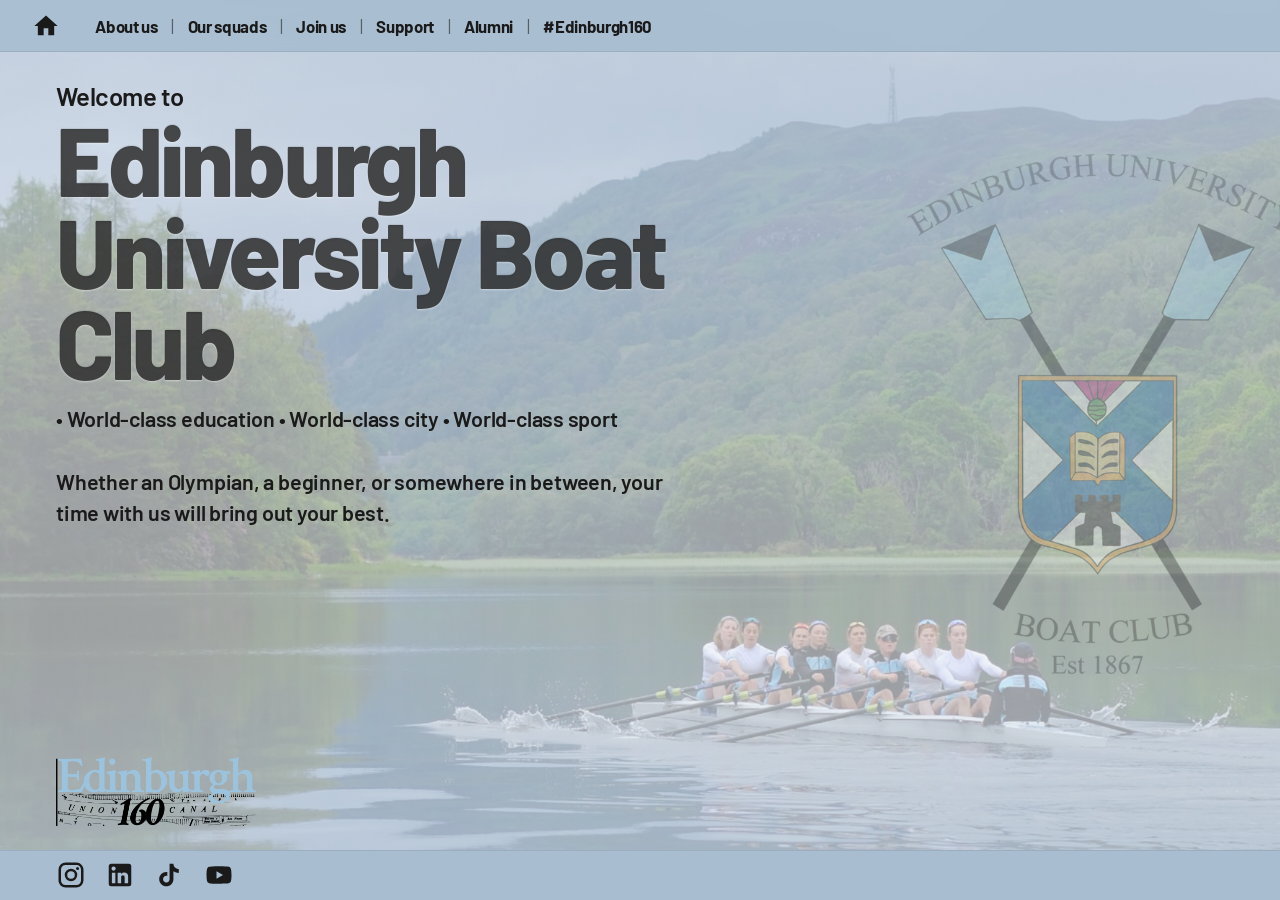
<file: index.html>
<!DOCTYPE html>
<html lang="en">
<head>
<meta charset="UTF-8">
<meta name="viewport" content="width=device-width, initial-scale=1.0">
<title>Edinburgh University Boat Club</title>
<link rel="preconnect" href="https://fonts.googleapis.com">
<link rel="preconnect" href="https://fonts.gstatic.com" crossorigin>
<link href="https://fonts.googleapis.com/css2?family=Barlow:wght@400;600;700;800;900&family=Barlow+Condensed:wght@400;600;700;800;900&display=swap" rel="stylesheet">
<link rel="stylesheet" href="styles.css">
</head>
<body>

<!-- ════ NAVIGATION ════ -->
<nav class="navbar">
  <a href="index.html" class="nav-home" title="Home">
    <svg viewBox="0 0 24 24"><path d="M10 20v-6h4v6h5v-8h3L12 3 2 12h3v8z"/></svg>
  </a>
  <ul class="nav-links" id="navLinks">
    <li><a href="#about">About us</a></li>
    <li><a href="#squads">Our squads</a></li>
    <li><a href="#join">Join us</a></li>
    <li><a href="#support">Support</a></li>
    <li><a href="#alumni">Alumni</a></li>
    <li><a href="edinburgh160.html">#Edinburgh160</a></li>
  </ul>
  <button class="mobile-toggle" id="mobileToggle" aria-label="Toggle menu">
    <svg viewBox="0 0 24 24"><path d="M3 18h18v-2H3v2zm0-5h18v-2H3v2zm0-7v2h18V6H3z"/></svg>
  </button>
</nav>

<!-- ════ HERO SECTION ════ -->
<section class="hero">

  <!-- Background -->
  <div class="hero-bg">
    <img class="hero-bg-image" src="hero-loch.png" alt="Rowing crew on the loch">
  </div>

  <div class="hero-overlay"></div>

  <div class="hero-content">
    <p class="hero-welcome">Welcome to</p>
    <h1 class="hero-title">Edinburgh University Boat Club</h1>
    <p class="hero-tagline">
      • World-class education • World-class city • World-class sport
      <br>
      <br>
      Whether an Olympian, a beginner, or somewhere in between, your time with us will bring out your best.
    </p>
  </div>

  <!-- Bottom badges -->
  <div class="hero-badges">

    <!-- Edinburgh 160 badge — replace inner with your logo image -->
    <div class="badge-edinburgh160">
      <a href="edinburgh160.html"><img src="edinburgh160-logo.png" alt="Edinburgh 160 — Union Canal 1867–2027"></a>
    </div>

  </div>

  <!-- Social bar -->
  <div class="social-bar">
    <a href="https://instagram.com" target="_blank" rel="noopener" aria-label="Instagram">
      <svg viewBox="0 0 24 24"><path d="M7.8 2h8.4C19.4 2 22 4.6 22 7.8v8.4a5.8 5.8 0 0 1-5.8 5.8H7.8C4.6 22 2 19.4 2 16.2V7.8A5.8 5.8 0 0 1 7.8 2m-.2 2A3.6 3.6 0 0 0 4 7.6v8.8C4 18.39 5.61 20 7.6 20h8.8a3.6 3.6 0 0 0 3.6-3.6V7.6C20 5.61 18.39 4 16.4 4H7.6m9.65 1.5a1.25 1.25 0 0 1 1.25 1.25A1.25 1.25 0 0 1 17.25 8 1.25 1.25 0 0 1 16 6.75a1.25 1.25 0 0 1 1.25-1.25M12 7a5 5 0 0 1 5 5 5 5 0 0 1-5 5 5 5 0 0 1-5-5 5 5 0 0 1 5-5m0 2a3 3 0 0 0-3 3 3 3 0 0 0 3 3 3 3 0 0 0 3-3 3 3 0 0 0-3-3z"/></svg>
    </a>
    <a href="https://linkedin.com" target="_blank" rel="noopener" aria-label="LinkedIn">
      <svg viewBox="0 0 24 24"><path d="M19 3a2 2 0 0 1 2 2v14a2 2 0 0 1-2 2H5a2 2 0 0 1-2-2V5a2 2 0 0 1 2-2h14m-.5 15.5v-5.3a3.26 3.26 0 0 0-3.26-3.26c-.85 0-1.84.52-2.32 1.3v-1.11h-2.79v8.37h2.79v-4.93c0-.77.62-1.4 1.39-1.4a1.4 1.4 0 0 1 1.4 1.4v4.93h2.79M6.88 8.56a1.68 1.68 0 0 0 1.68-1.68c0-.93-.75-1.69-1.68-1.69a1.69 1.69 0 0 0-1.69 1.69c0 .93.76 1.68 1.69 1.68m1.39 9.94v-8.37H5.5v8.37h2.77z"/></svg>
    </a>
    <a href="https://tiktok.com" target="_blank" rel="noopener" aria-label="TikTok">
      <svg viewBox="0 0 24 24"><path d="M16.6 5.82s.51.5 0 0A4.278 4.278 0 0 1 15.54 3h-3.09v12.4a2.592 2.592 0 0 1-2.59 2.5c-1.42 0-2.6-1.16-2.6-2.6 0-1.72 1.66-3.01 3.37-2.48V9.66c-3.45-.46-6.47 2.22-6.47 5.64 0 3.33 2.76 5.7 5.69 5.7 3.14 0 5.69-2.55 5.69-5.7V9.01a7.35 7.35 0 0 0 4.3 1.38V7.3s-1.88.09-3.24-1.48z"/></svg>
    </a>
    <a href="https://youtube.com" target="_blank" rel="noopener" aria-label="YouTube">
      <svg viewBox="0 0 24 24"><path d="M10 15l5.19-3L10 9v6m11.56-7.83c.13.47.22 1.1.28 1.9.07.8.1 1.49.1 2.09L22 12c0 2.19-.16 3.8-.44 4.83-.25.9-.83 1.48-1.73 1.73-.47.13-1.33.22-2.65.28-1.3.07-2.49.1-3.59.1L12 19c-4.19 0-6.8-.16-7.83-.44-.9-.25-1.48-.83-1.73-1.73-.13-.47-.22-1.1-.28-1.9-.07-.8-.1-1.49-.1-2.09L2 12c0-2.19.16-3.8.44-4.83.25-.9.83-1.48 1.73-1.73.47-.13 1.33-.22 2.65-.28 1.3-.07 2.49-.1 3.59-.1L12 5c4.19 0 6.8.16 7.83.44.9.25 1.48.83 1.73 1.73z"/></svg>
    </a>
  </div>

</section>

<script>
  // Mobile menu toggle
  document.getElementById('mobileToggle').addEventListener('click', () => {
    document.getElementById('navLinks').classList.toggle('open');
  });

  // Close mobile menu on link click
  document.querySelectorAll('.nav-links a').forEach(link => {
    link.addEventListener('click', () => {
      document.getElementById('navLinks').classList.remove('open');
    });
  });
</script>

</body>
</html>
</file>
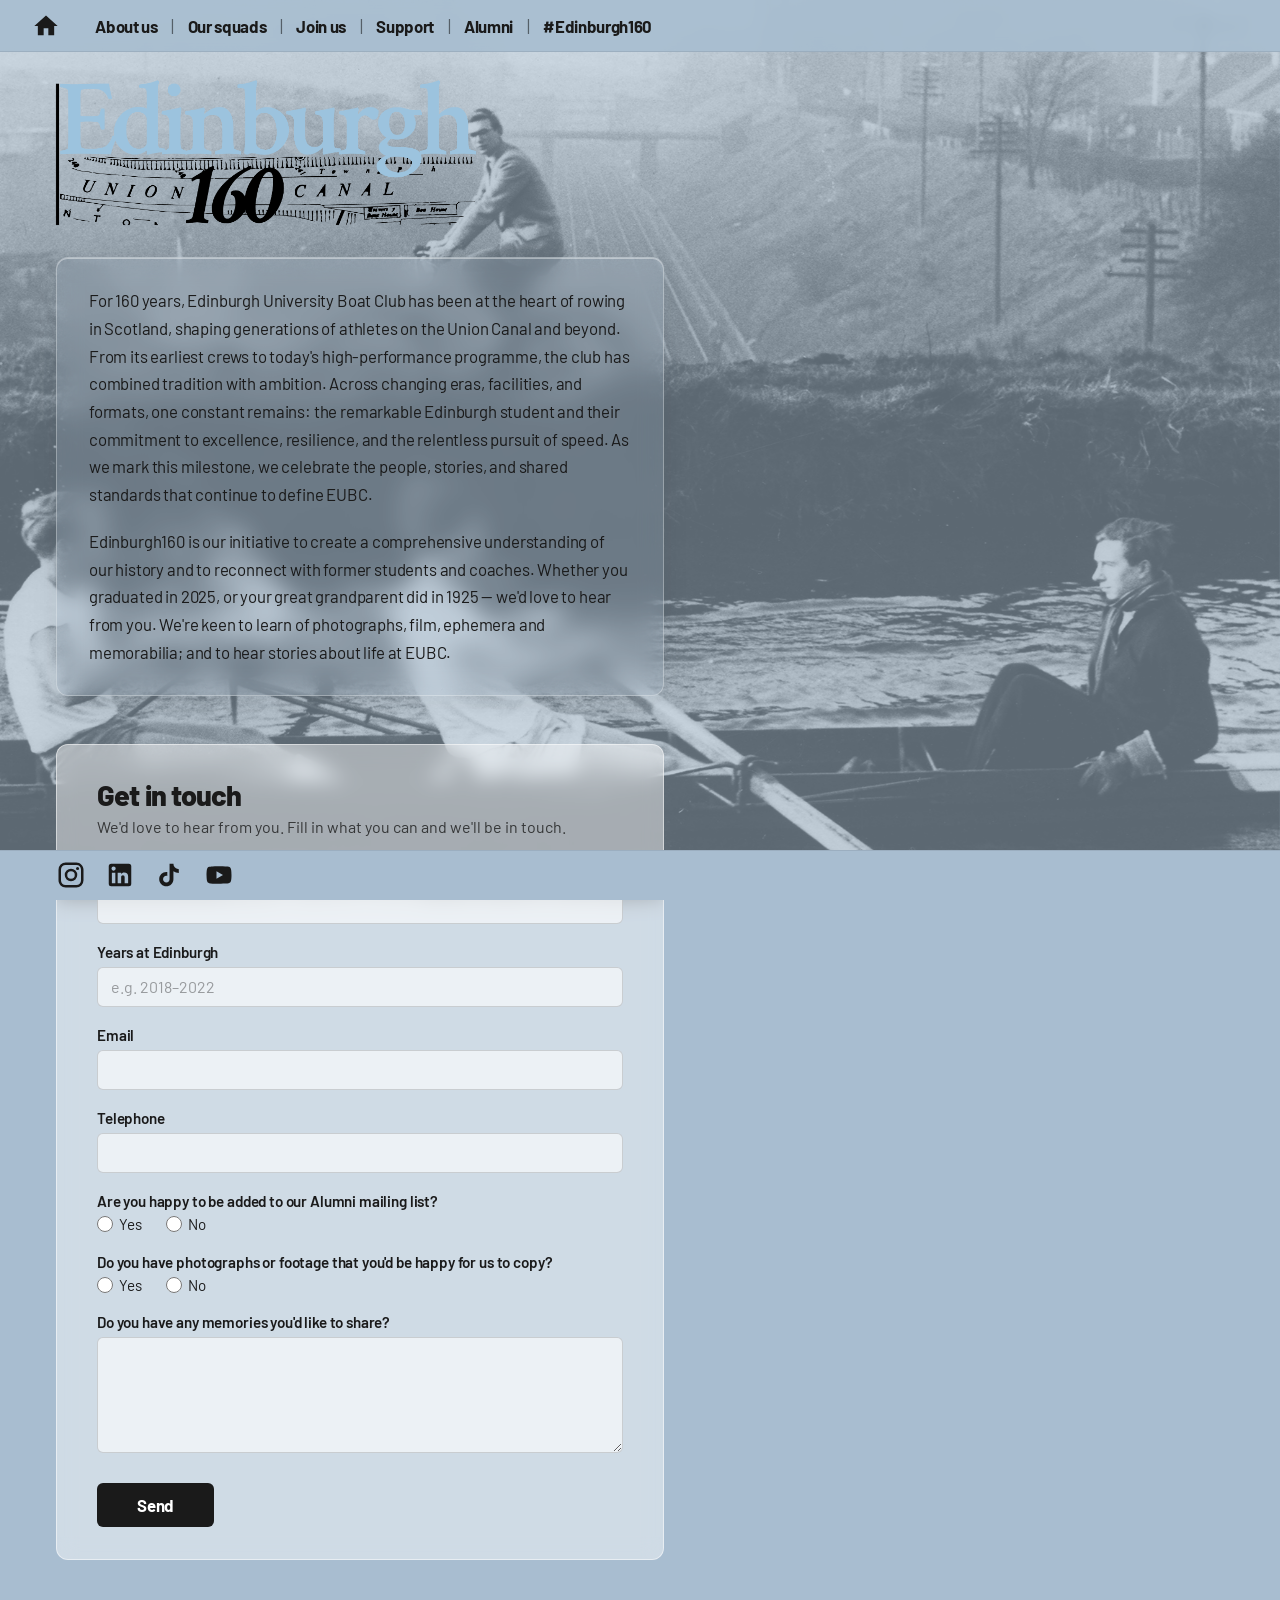
<file: edinburgh160.html>
<!DOCTYPE html>
<html lang="en">
<head>
<meta charset="UTF-8">
<meta name="viewport" content="width=device-width, initial-scale=1.0">
<title>#Edinburgh160 — Edinburgh University Boat Club</title>
<link rel="preconnect" href="https://fonts.googleapis.com">
<link rel="preconnect" href="https://fonts.gstatic.com" crossorigin>
<link href="https://fonts.googleapis.com/css2?family=Barlow:wght@400;600;700;800;900&family=Barlow+Condensed:wght@400;600;700;800;900&display=swap" rel="stylesheet">
<link rel="stylesheet" href="styles.css">
<link rel="stylesheet" href="edinburgh160.css">
</head>
<body>

<!-- ════ NAVIGATION ════ -->
<nav class="navbar">
  <a href="index.html" class="nav-home" title="Home">
    <svg viewBox="0 0 24 24"><path d="M10 20v-6h4v6h5v-8h3L12 3 2 12h3v8z"/></svg>
  </a>
  <ul class="nav-links" id="navLinks">
    <li><a href="index.html#about">About us</a></li>
    <li><a href="index.html#squads">Our squads</a></li>
    <li><a href="index.html#join">Join us</a></li>
    <li><a href="index.html#support">Support</a></li>
    <li><a href="index.html#alumni">Alumni</a></li>
    <li><a href="edinburgh160.html">#Edinburgh160</a></li>
  </ul>
  <button class="mobile-toggle" id="mobileToggle" aria-label="Toggle menu">
    <svg viewBox="0 0 24 24"><path d="M3 18h18v-2H3v2zm0-5h18v-2H3v2zm0-7v2h18V6H3z"/></svg>
  </button>
</nav>

<!-- ════ MAIN CONTENT ════ -->
<main class="e160-page">

  <!-- Background image -->
  <div class="e160-bg">
    <img src="edinburgh160-bg.png" alt="Historic rowing on the Union Canal">
  </div>
  <div class="e160-overlay"></div>

  <!-- Page content -->
  <div class="e160-content">

    <!-- Title logo -->
    <div class="e160-title">
      <img src="edinburgh160-logo.png" alt="Edinburgh 160 — Union Canal 1867–2027" class="e160-title-logo">
    </div>

    <!-- Body text -->
    <div class="e160-body">
      <p>For 160 years, Edinburgh University Boat Club has been at the heart of rowing in Scotland, shaping generations of athletes on the Union Canal and beyond. From its earliest crews to today's high-performance programme, the club has combined tradition with ambition. Across changing eras, facilities, and formats, one constant remains: the remarkable Edinburgh student and their commitment to excellence, resilience, and the relentless pursuit of speed. As we mark this milestone, we celebrate the people, stories, and shared standards that continue to define EUBC.</p>

      <p>Edinburgh160 is our initiative to create a comprehensive understanding of our history and to reconnect with former students and coaches. Whether you graduated in 2025, or your great grandparent did in 1925 — we'd love to hear from you. We're keen to learn of photographs, film, ephemera and memorabilia; and to hear stories about life at EUBC.</p>
    </div>

    <!-- Contact form -->
    <div class="e160-form-section">
      <h2 class="e160-form-heading">Get in touch</h2>
      <p class="e160-form-intro">We'd love to hear from you. Fill in what you can and we'll be in touch.</p>

      <form class="e160-form" id="edinburgh160Form">

        <div class="form-group">
          <label for="name">Name</label>
          <input type="text" id="name" name="name" required>
        </div>

        <div class="form-group">
          <label for="years">Years at Edinburgh</label>
          <input type="text" id="years" name="years" placeholder="e.g. 2018–2022">
        </div>

        <div class="form-group">
          <label for="email">Email</label>
          <input type="email" id="email" name="email" required>
        </div>

        <div class="form-group">
          <label for="telephone">Telephone</label>
          <input type="tel" id="telephone" name="telephone">
        </div>

        <div class="form-group form-group-radio">
          <span class="radio-label">Are you happy to be added to our Alumni mailing list?</span>
          <div class="radio-options">
            <label><input type="radio" name="mailing_list" value="yes"> Yes</label>
            <label><input type="radio" name="mailing_list" value="no"> No</label>
          </div>
        </div>

        <div class="form-group form-group-radio">
          <span class="radio-label">Do you have photographs or footage that you'd be happy for us to copy?</span>
          <div class="radio-options">
            <label><input type="radio" name="photos" value="yes"> Yes</label>
            <label><input type="radio" name="photos" value="no"> No</label>
          </div>
        </div>

        <div class="form-group">
          <label for="memories">Do you have any memories you'd like to share?</label>
          <textarea id="memories" name="memories" rows="5"></textarea>
        </div>

        <button type="submit" class="form-submit">Send</button>
      </form>

      <div class="form-success" id="formSuccess">
        <p>Thank you! Your message has been sent. We'll be in touch soon.</p>
      </div>
    </div>

  </div>
</main>

<!-- ════ SOCIAL BAR ════ -->
<div class="social-bar">
  <a href="https://instagram.com" target="_blank" rel="noopener" aria-label="Instagram">
    <svg viewBox="0 0 24 24"><path d="M7.8 2h8.4C19.4 2 22 4.6 22 7.8v8.4a5.8 5.8 0 0 1-5.8 5.8H7.8C4.6 22 2 19.4 2 16.2V7.8A5.8 5.8 0 0 1 7.8 2m-.2 2A3.6 3.6 0 0 0 4 7.6v8.8C4 18.39 5.61 20 7.6 20h8.8a3.6 3.6 0 0 0 3.6-3.6V7.6C20 5.61 18.39 4 16.4 4H7.6m9.65 1.5a1.25 1.25 0 0 1 1.25 1.25A1.25 1.25 0 0 1 17.25 8 1.25 1.25 0 0 1 16 6.75a1.25 1.25 0 0 1 1.25-1.25M12 7a5 5 0 0 1 5 5 5 5 0 0 1-5 5 5 5 0 0 1-5-5 5 5 0 0 1 5-5m0 2a3 3 0 0 0-3 3 3 3 0 0 0 3 3 3 3 0 0 0 3-3 3 3 0 0 0-3-3z"/></svg>
  </a>
  <a href="https://linkedin.com" target="_blank" rel="noopener" aria-label="LinkedIn">
    <svg viewBox="0 0 24 24"><path d="M19 3a2 2 0 0 1 2 2v14a2 2 0 0 1-2 2H5a2 2 0 0 1-2-2V5a2 2 0 0 1 2-2h14m-.5 15.5v-5.3a3.26 3.26 0 0 0-3.26-3.26c-.85 0-1.84.52-2.32 1.3v-1.11h-2.79v8.37h2.79v-4.93c0-.77.62-1.4 1.39-1.4a1.4 1.4 0 0 1 1.4 1.4v4.93h2.79M6.88 8.56a1.68 1.68 0 0 0 1.68-1.68c0-.93-.75-1.69-1.68-1.69a1.69 1.69 0 0 0-1.69 1.69c0 .93.76 1.68 1.69 1.68m1.39 9.94v-8.37H5.5v8.37h2.77z"/></svg>
  </a>
  <a href="https://tiktok.com" target="_blank" rel="noopener" aria-label="TikTok">
    <svg viewBox="0 0 24 24"><path d="M16.6 5.82s.51.5 0 0A4.278 4.278 0 0 1 15.54 3h-3.09v12.4a2.592 2.592 0 0 1-2.59 2.5c-1.42 0-2.6-1.16-2.6-2.6 0-1.72 1.66-3.01 3.37-2.48V9.66c-3.45-.46-6.47 2.22-6.47 5.64 0 3.33 2.76 5.7 5.69 5.7 3.14 0 5.69-2.55 5.69-5.7V9.01a7.35 7.35 0 0 0 4.3 1.38V7.3s-1.88.09-3.24-1.48z"/></svg>
  </a>
  <a href="https://youtube.com" target="_blank" rel="noopener" aria-label="YouTube">
    <svg viewBox="0 0 24 24"><path d="M10 15l5.19-3L10 9v6m11.56-7.83c.13.47.22 1.1.28 1.9.07.8.1 1.49.1 2.09L22 12c0 2.19-.16 3.8-.44 4.83-.25.9-.83 1.48-1.73 1.73-.47.13-1.33.22-2.65.28-1.3.07-2.49.1-3.59.1L12 19c-4.19 0-6.8-.16-7.83-.44-.9-.25-1.48-.83-1.73-1.73-.13-.47-.22-1.1-.28-1.9-.07-.8-.1-1.49-.1-2.09L2 12c0-2.19.16-3.8.44-4.83.25-.9.83-1.48 1.73-1.73.47-.13 1.33-.22 2.65-.28 1.3-.07 2.49-.1 3.59-.1L12 5c4.19 0 6.8.16 7.83.44.9.25 1.48.83 1.73 1.73z"/></svg>
  </a>
</div>

<script>
  // Mobile menu toggle
  document.getElementById('mobileToggle').addEventListener('click', () => {
    document.getElementById('navLinks').classList.toggle('open');
  });
  document.querySelectorAll('.nav-links a').forEach(link => {
    link.addEventListener('click', () => {
      document.getElementById('navLinks').classList.remove('open');
    });
  });

  // Form submission via mailto
  document.getElementById('edinburgh160Form').addEventListener('submit', function(e) {
    e.preventDefault();

    const form = e.target;
    const data = new FormData(form);

    const name = data.get('name') || '';
    const years = data.get('years') || '';
    const email = data.get('email') || '';
    const telephone = data.get('telephone') || '';
    const mailingList = data.get('mailing_list') || 'Not specified';
    const photos = data.get('photos') || 'Not specified';
    const memories = data.get('memories') || '';

    const subject = encodeURIComponent('Edinburgh160 — ' + name);
    const body = encodeURIComponent(
      'Name: ' + name + '\n' +
      'Years at Edinburgh: ' + years + '\n' +
      'Email: ' + email + '\n' +
      'Telephone: ' + telephone + '\n' +
      'Alumni mailing list: ' + mailingList + '\n' +
      'Has photographs/footage: ' + photos + '\n\n' +
      'Memories:\n' + memories
    );

    window.location.href = 'mailto:michael.hughes@ed.ac.uk?subject=' + subject + '&body=' + body;

    // Show success message
    form.style.display = 'none';
    document.getElementById('formSuccess').style.display = 'block';
  });
</script>

</body>
</html>
</file>
<file: styles.css>
/* ══════════════════════════════════════════
   Edinburgh University Boat Club — styles.css
   ══════════════════════════════════════════ */

*, *::before, *::after { margin: 0; padding: 0; box-sizing: border-box; }

:root {
  --eubc-blue: #A8BDD0;
  --eubc-dark: #1a1a1a;
  --nav-bg: rgba(168, 189, 208, 0.92);
  --hero-overlay: rgba(168, 189, 208, 0.25);
}

html { font-size: 16px; scroll-behavior: smooth; }

body {
  font-family: 'Barlow', 'Helvetica Neue', Helvetica, Arial, sans-serif;
  color: var(--eubc-dark);
  background: var(--eubc-blue);
  min-height: 100vh;
}


/* ── NAV BAR ── */

.navbar {
  position: fixed;
  top: 0; left: 0; right: 0;
  z-index: 100;
  background: var(--nav-bg);
  backdrop-filter: blur(6px);
  -webkit-backdrop-filter: blur(6px);
  display: flex;
  align-items: center;
  padding: 0 2rem;
  height: 52px;
  border-bottom: 1px solid rgba(0,0,0,0.08);
}

.nav-home {
  margin-right: 1.5rem;
  display: flex;
  align-items: center;
}

.nav-home svg {
  width: 28px; height: 28px;
  fill: var(--eubc-dark);
  transition: transform 0.2s;
}

.nav-home:hover svg { transform: scale(1.1); }

.nav-links {
  display: flex;
  align-items: center;
  gap: 0;
  list-style: none;
}

.nav-links li { display: flex; align-items: center; }

.nav-links li + li::before {
  content: '|';
  color: rgba(0,0,0,0.5);
  font-size: 1.1rem;
  margin: 0 0.15rem;
  pointer-events: none;
}

.nav-links a {
  font-family: 'Barlow', 'Helvetica Neue', Helvetica, sans-serif;
  font-weight: 700;
  font-size: 1.05rem;
  letter-spacing: -0.02em;
  color: var(--eubc-dark);
  text-decoration: none;
  padding: 0.85rem 0.7rem;
  transition: color 0.2s;
  white-space: nowrap;
}

.nav-links a:hover { color: #333; text-decoration: underline; }


/* ── HERO SECTION ── */

.hero {
  position: relative;
  width: 100%;
  min-height: 100vh;
  display: flex;
  flex-direction: column;
  overflow: hidden;
  padding-bottom: 50px; /* space for fixed social bar */
}

.hero-bg {
  position: absolute;
  inset: 0;
  z-index: 0;
}

.hero-bg-image {
  width: 100%; height: 100%;
  object-fit: cover;
  display: block;
}

.hero-overlay {
  position: absolute;
  inset: 0;
  z-index: 1;
  background: linear-gradient(
    180deg,
    rgba(168,189,208,0.45) 0%,
    rgba(168,189,208,0.15) 40%,
    rgba(168,189,208,0.10) 70%,
    rgba(168,189,208,0.50) 100%
  );
}

.hero-content {
  position: relative;
  z-index: 2;
  flex: 1 1 auto;
  display: flex;
  flex-direction: column;
  justify-content: flex-start;
  padding: 80px 3.5rem 1rem;
  max-width: 65%;
}

.hero-welcome {
  font-family: 'Barlow', 'Helvetica Neue', Helvetica, sans-serif;
  font-weight: 600;
  font-size: 1.6rem;
  letter-spacing: -0.02em;
  color: var(--eubc-dark);
  margin-bottom: 0.15rem;
}

.hero-title {
  font-family: 'Barlow', 'Helvetica Neue', Helvetica, sans-serif;
  font-weight: 800;
  font-size: clamp(3rem, 7.5vw, 6.5rem);
  letter-spacing: -0.03em;
  line-height: 0.95;
  max-width: 800px;
  margin-bottom: 1rem;

  /* Glass text — semi-transparent with subtle shine */
  color: rgba(20, 20, 20, 0.75);
  text-shadow:
    0 1px 2px rgba(255, 255, 255, 0.4),
    0 -1px 1px rgba(0, 0, 0, 0.1);
}

.hero-tagline {
  font-family: 'Barlow', 'Helvetica Neue', Helvetica, sans-serif;
  font-weight: 600;
  font-size: clamp(1rem, 2vw, 1.35rem);
  letter-spacing: -0.01em;
  line-height: 1.45;
  color: var(--eubc-dark);
  max-width: 620px;
}


/* ── BADGES ── */

.hero-badges {
  position: relative;
  z-index: 2;
  display: flex;
  justify-content: space-between;
  align-items: flex-end;
  padding: 0 3.5rem 1.5rem;
  min-height: 200px;
}

.badge-edinburgh160 {
  align-self: flex-end;
}

.badge-edinburgh160 img {
  max-width: 200px;
  height: auto;
  display: block;
}

.badge-crest img {
  max-width: 230px;
  height: auto;
  display: block;
}


/* ── SOCIAL BAR ── */

.social-bar {
  position: fixed;
  z-index: 100;
  bottom: 0;
  left: 0; right: 0;
  background: var(--eubc-blue);
  padding: 0.6rem 3.5rem;
  display: flex;
  align-items: center;
  gap: 1.2rem;
  border-top: 1px solid rgba(0,0,0,0.08);
}

.social-bar a {
  color: var(--eubc-dark);
  transition: transform 0.2s, opacity 0.2s;
  display: flex;
  align-items: center;
}

.social-bar a:hover { transform: scale(1.15); opacity: 0.7; }

.social-bar svg {
  width: 30px; height: 30px;
  fill: var(--eubc-dark);
}


/* ── MOBILE ── */

.mobile-toggle {
  display: none;
  background: none;
  border: none;
  cursor: pointer;
  margin-left: auto;
  padding: 0.5rem;
}

.mobile-toggle svg {
  width: 26px; height: 26px;
  fill: var(--eubc-dark);
}

@media (max-width: 768px) {
  .navbar { padding: 0 1.2rem; }

  .mobile-toggle { display: flex; }

  .nav-links {
    display: none;
    position: absolute;
    top: 52px;
    left: 0; right: 0;
    flex-direction: column;
    background: var(--nav-bg);
    backdrop-filter: blur(6px);
    padding: 0.5rem 0;
    border-bottom: 1px solid rgba(0,0,0,0.1);
  }

  .nav-links.open { display: flex; }

  .nav-links li + li::before { display: none; }

  .nav-links a {
    padding: 0.7rem 1.5rem;
    font-size: 1.1rem;
  }

  .hero-content { padding: 70px 1.5rem 1.5rem; max-width: 85%; }

  .hero-badges { padding: 0 1.5rem 1rem; min-height: 120px; }

  .badge-edinburgh160 img { max-width: 140px; }
  .badge-crest img { max-width: 150px; }

  .social-bar { padding: 0.6rem 1.5rem; }
}
</file>
<file: edinburgh160.css>
/* ══════════════════════════════════════════
   Edinburgh160 — edinburgh160.css
   ══════════════════════════════════════════ */


/* ── PAGE LAYOUT ── */

.e160-page {
  position: relative;
  min-height: 100vh;
  padding-bottom: 60px; /* space for fixed social bar */
}

.e160-bg {
  position: fixed;
  inset: 0;
  z-index: 0;
}

.e160-bg img {
  width: 100%;
  height: 100%;
  object-fit: cover;
  display: block;
}

.e160-overlay {
  position: fixed;
  inset: 0;
  z-index: 0;
  background: rgba(168, 189, 208, 0.55);
}


/* ── CONTENT CONTAINER ── */

.e160-content {
  position: relative;
  z-index: 1;
  max-width: 720px;
  padding: 80px 3.5rem 3rem;
}


/* ── TITLE LOGO ── */

.e160-title {
  margin-bottom: 2rem;
}

.e160-title-logo {
  max-width: 420px;
  height: auto;
  display: block;
}


/* ── BODY TEXT ── */

.e160-body {
  margin-bottom: 3rem;
  background: rgba(168, 189, 208, 0.20);
  backdrop-filter: blur(12px);
  -webkit-backdrop-filter: blur(10px);
  border: 1px solid rgba(255, 255, 255, 0.3);
  border-radius: 12px;
  padding: 1.8rem 2rem;
  box-shadow:
    0 4px 30px rgba(0, 0, 0, 0.06),
    inset 0 1px 0 rgba(255, 255, 255, 0.4);
}

.e160-body p {
  font-family: 'Barlow', 'Helvetica Neue', Helvetica, sans-serif;
  font-weight: 400;
  font-size: 1.05rem;
  line-height: 1.65;
  letter-spacing: -0.01em;
  color: var(--eubc-dark);
  margin-bottom: 1.2rem;
}

.e160-body p:last-child {
  margin-bottom: 0;
}


/* ── FORM SECTION ── */

.e160-form-section {
  background: rgba(255, 255, 255, 0.45);
  backdrop-filter: blur(10px);
  -webkit-backdrop-filter: blur(10px);
  border: 1px solid rgba(255, 255, 255, 0.5);
  border-radius: 12px;
  padding: 2rem 2.5rem;
}

.e160-form-heading {
  font-family: 'Barlow', 'Helvetica Neue', Helvetica, sans-serif;
  font-weight: 800;
  font-size: 1.8rem;
  letter-spacing: -0.03em;
  color: var(--eubc-dark);
  margin-bottom: 0.3rem;
}

.e160-form-intro {
  font-family: 'Barlow', 'Helvetica Neue', Helvetica, sans-serif;
  font-weight: 400;
  font-size: 1rem;
  color: var(--eubc-dark);
  margin-bottom: 1.5rem;
  opacity: 0.8;
}


/* ── FORM FIELDS ── */

.form-group {
  margin-bottom: 1.2rem;
}

.form-group label,
.form-group .radio-label {
  display: block;
  font-family: 'Barlow', 'Helvetica Neue', Helvetica, sans-serif;
  font-weight: 600;
  font-size: 0.95rem;
  letter-spacing: -0.01em;
  color: var(--eubc-dark);
  margin-bottom: 0.35rem;
}

.form-group input[type="text"],
.form-group input[type="email"],
.form-group input[type="tel"],
.form-group textarea {
  width: 100%;
  font-family: 'Barlow', 'Helvetica Neue', Helvetica, sans-serif;
  font-size: 1rem;
  color: var(--eubc-dark);
  background: rgba(255, 255, 255, 0.6);
  border: 1px solid rgba(0, 0, 0, 0.15);
  border-radius: 6px;
  padding: 0.6rem 0.8rem;
  transition: border-color 0.2s, background 0.2s;
}

.form-group input:focus,
.form-group textarea:focus {
  outline: none;
  border-color: rgba(0, 0, 0, 0.35);
  background: rgba(255, 255, 255, 0.85);
}

.form-group textarea {
  resize: vertical;
  min-height: 100px;
}

.form-group input::placeholder {
  color: rgba(26, 26, 26, 0.4);
}


/* ── RADIO BUTTONS ── */

.form-group-radio {
  margin-bottom: 1.2rem;
}

.radio-options {
  display: flex;
  gap: 1.5rem;
  margin-top: 0.25rem;
}

.radio-options label {
  display: flex;
  align-items: center;
  gap: 0.4rem;
  font-weight: 400;
  font-size: 0.95rem;
  cursor: pointer;
  margin-bottom: 0;
}

.radio-options input[type="radio"] {
  accent-color: var(--eubc-dark);
  width: 16px;
  height: 16px;
}


/* ── SUBMIT BUTTON ── */

.form-submit {
  font-family: 'Barlow', 'Helvetica Neue', Helvetica, sans-serif;
  font-weight: 700;
  font-size: 1.05rem;
  letter-spacing: -0.01em;
  color: #fff;
  background: var(--eubc-dark);
  border: none;
  border-radius: 6px;
  padding: 0.75rem 2.5rem;
  cursor: pointer;
  transition: background 0.2s, transform 0.1s;
  margin-top: 0.5rem;
}

.form-submit:hover {
  background: #333;
}

.form-submit:active {
  transform: scale(0.98);
}


/* ── SUCCESS MESSAGE ── */

.form-success {
  display: none;
  padding: 1.5rem 0;
}

.form-success p {
  font-family: 'Barlow', 'Helvetica Neue', Helvetica, sans-serif;
  font-weight: 600;
  font-size: 1.1rem;
  color: var(--eubc-dark);
}


/* ── MOBILE ── */

@media (max-width: 768px) {
  .e160-content {
    padding: 70px 1.5rem 2rem;
    max-width: 100%;
  }

  .e160-title-logo {
    max-width: 280px;
  }

  .e160-form-section {
    padding: 1.5rem 1.2rem;
  }

  .radio-options {
    gap: 1rem;
  }
}
</file>
